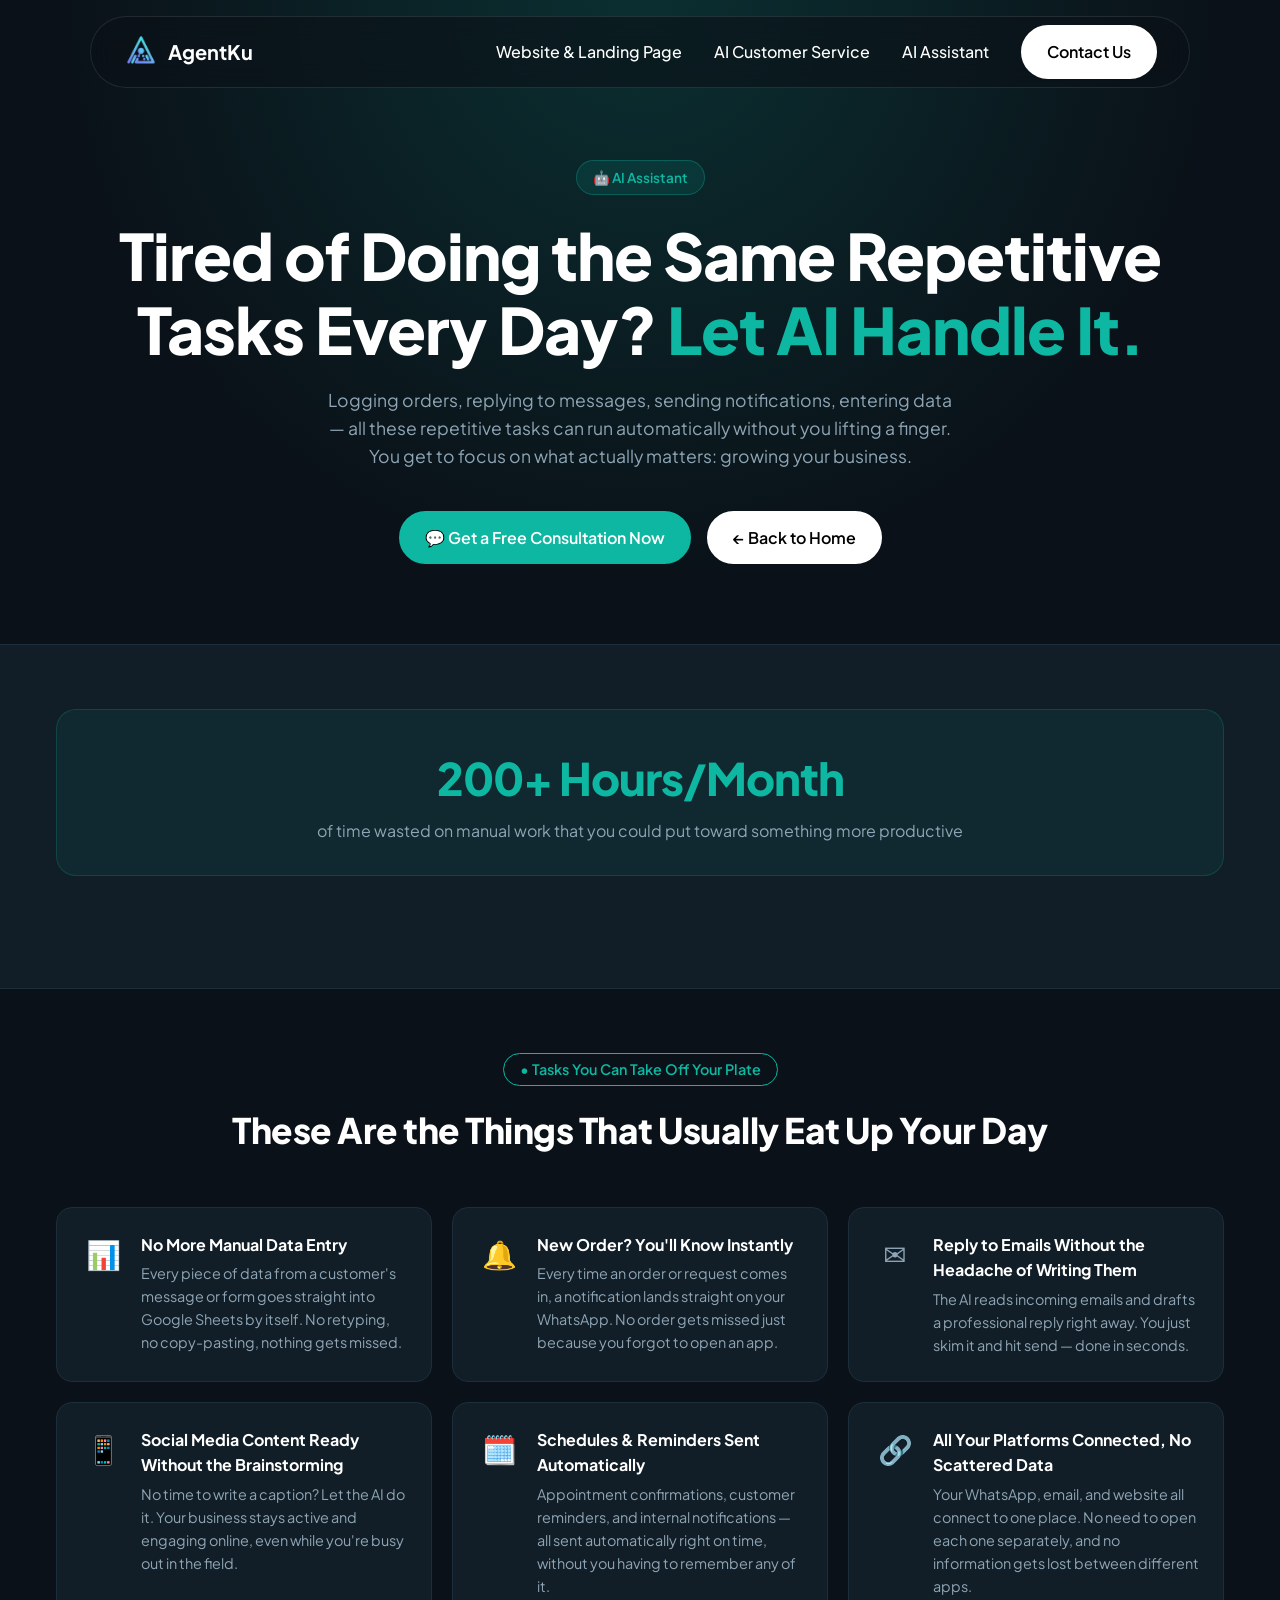
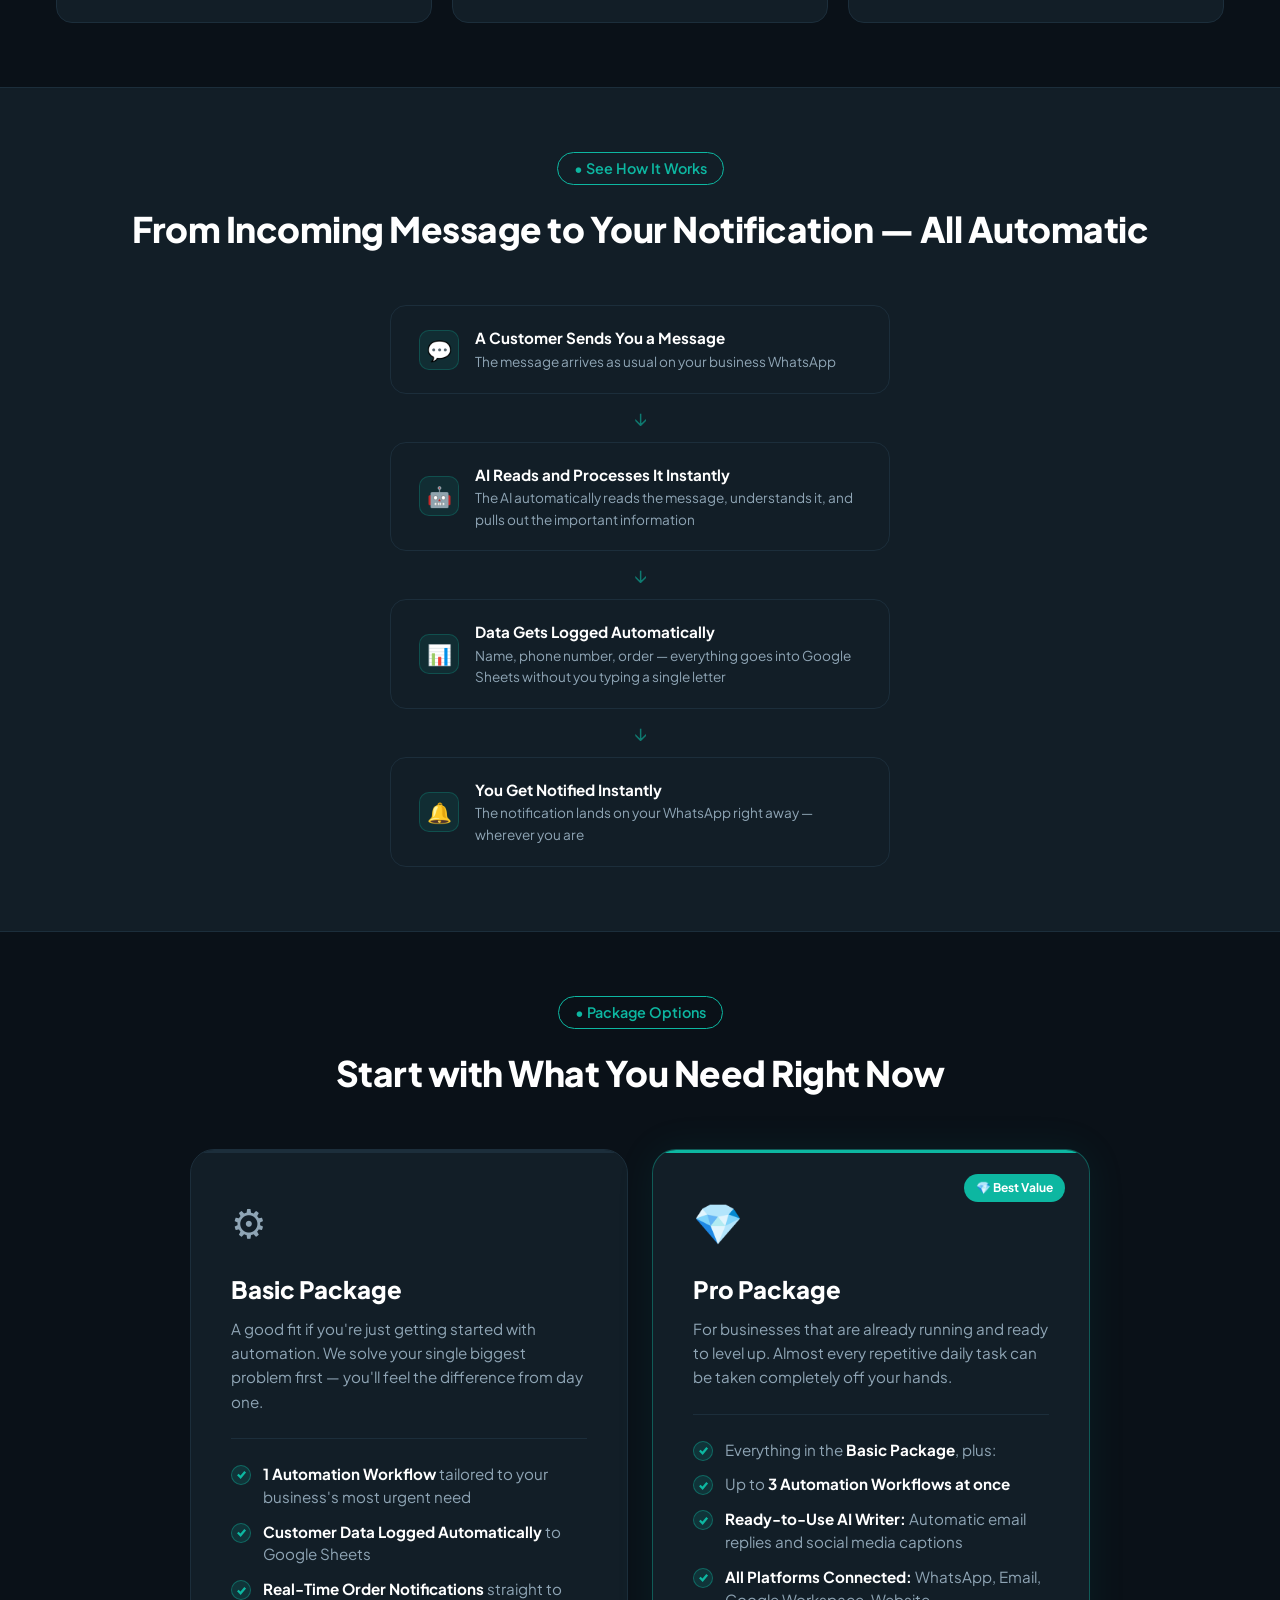
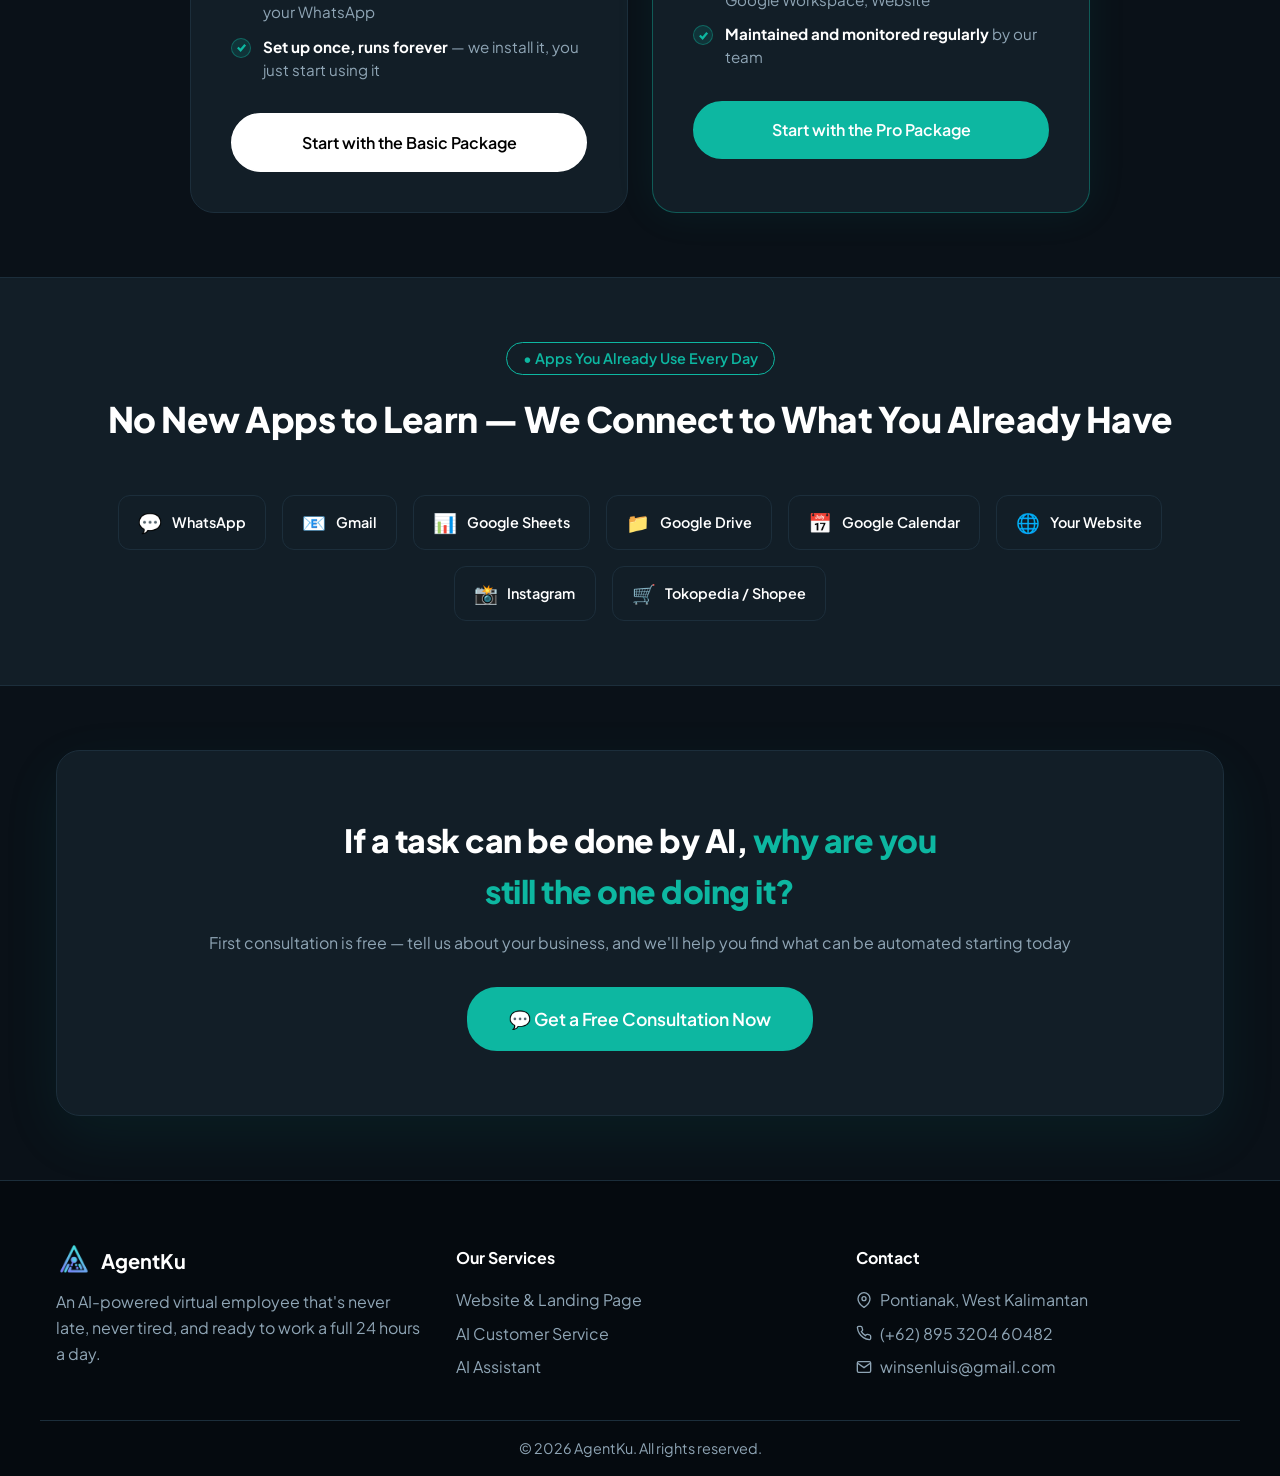
<file: ai-assistant/index.html>
<!DOCTYPE html>
<html lang="en">
<head>
    <meta charset="UTF-8">
    <meta name="viewport" content="width=device-width, initial-scale=1.0">
    <title>AI Assistant Service - AgentKu</title>
    <link rel="icon" type="image/png" href="../logo1.png">
    <link href="https://fonts.googleapis.com/css2?family=Plus+Jakarta+Sans:wght@400;500;600;700;800&display=swap" rel="stylesheet">
    <link rel="stylesheet" href="ai_assistant.css">
</head>
<body>

    <header class="header">
        <div class="container header__inner">
            <a href="/" class="header__logo">
                <img src="../logo1.png" alt="AgentKu Logo" width="35" height="35" style="object-fit: contain; vertical-align: middle; transform: translateY(-2px);"> AgentKu
            </a>
            <input type="checkbox" id="menu-toggle" class="header__menu-toggle">
            <label for="menu-toggle" class="header__hamburger">
                <span></span><span></span><span></span>
            </label>
            <nav class="nav">
                <ul class="nav__list">
                    <li><a href="/landingpage/" class="nav__link">Website & Landing Page</a></li>
                    <li><a href="/ai-chatbot/" class="nav__link">AI Customer Service</a></li>
                    <li><a href="/ai-assistant/" class="nav__link">AI Assistant</a></li>
                </ul>
                <a href="https://wa.me/62895320460482" class="btn btn--primary">Contact Us</a>
            </nav>
        </div>
    </header>

    <main>
        <section class="hero">
            <div class="container">
                <div class="reveal">
                    <div class="hero__badge">🤖 AI Assistant</div>
                    <h1 class="hero__title">Tired of Doing the Same Repetitive Tasks Every Day? <span>Let AI Handle It.</span></h1>
                    <p class="hero__desc">Logging orders, replying to messages, sending notifications, entering data — all these repetitive tasks can run automatically without you lifting a finger. You get to focus on what actually matters: growing your business.</p>
                    <div class="hero__actions">
                        <a href="https://wa.me/62895320460482?text=Hi%20AgentKu%20Admin,%20I'm%20interested%20in%20automating%20my%20business%20with%20the%20AI%20Assistant.%20Could%20we%20set%20up%20a%20consultation?" class="btn btn--teal" target="_blank">💬 Get a Free Consultation Now</a>
                        <a href="/" class="btn btn--primary">← Back to Home</a>
                    </div>
                </div>
            </div>
        </section>

        <section class="section-padding" style="background: var(--bg-card); border-top: var(--border-card); border-bottom: var(--border-card);">
            <div class="container">
                <div class="time-banner reveal">
                    <h3>200+ Hours/Month</h3>
                    <p>of time wasted on manual work that you could put toward something more productive</p>
                </div>
            </div>
        </section>

        <section class="section-padding">
            <div class="container">
                <div class="section-header reveal">
                    <span class="section-header__subtitle">• Tasks You Can Take Off Your Plate</span>
                    <h2 class="section-header__title">These Are the Things That Usually Eat Up Your Day</h2>
                </div>
                <div class="usecases__grid">
                    <div class="usecase-card reveal" style="transition-delay:0s"><div class="usecase-icon">📊</div><div class="usecase-content"><h4>No More Manual Data Entry</h4><p>Every piece of data from a customer's message or form goes straight into Google Sheets by itself. No retyping, no copy-pasting, nothing gets missed.</p></div></div>
                    <div class="usecase-card reveal" style="transition-delay:0.08s"><div class="usecase-icon">🔔</div><div class="usecase-content"><h4>New Order? You'll Know Instantly</h4><p>Every time an order or request comes in, a notification lands straight on your WhatsApp. No order gets missed just because you forgot to open an app.</p></div></div>
                    <div class="usecase-card reveal" style="transition-delay:0.16s"><div class="usecase-icon">✉️</div><div class="usecase-content"><h4>Reply to Emails Without the Headache of Writing Them</h4><p>The AI reads incoming emails and drafts a professional reply right away. You just skim it and hit send — done in seconds.</p></div></div>
                    <div class="usecase-card reveal" style="transition-delay:0.24s"><div class="usecase-icon">📱</div><div class="usecase-content"><h4>Social Media Content Ready Without the Brainstorming</h4><p>No time to write a caption? Let the AI do it. Your business stays active and engaging online, even while you're busy out in the field.</p></div></div>
                    <div class="usecase-card reveal" style="transition-delay:0.32s"><div class="usecase-icon">🗓️</div><div class="usecase-content"><h4>Schedules & Reminders Sent Automatically</h4><p>Appointment confirmations, customer reminders, and internal notifications — all sent automatically right on time, without you having to remember any of it.</p></div></div>
                    <div class="usecase-card reveal" style="transition-delay:0.4s"><div class="usecase-icon">🔗</div><div class="usecase-content"><h4>All Your Platforms Connected, No Scattered Data</h4><p>Your WhatsApp, email, and website all connect to one place. No need to open each one separately, and no information gets lost between different apps.</p></div></div>
                </div>
            </div>
        </section>

        <section class="section-padding" style="background: var(--bg-card); border-top: var(--border-card); border-bottom: var(--border-card);">
            <div class="container">
                <div class="section-header reveal">
                    <span class="section-header__subtitle">• See How It Works</span>
                    <h2 class="section-header__title">From Incoming Message to Your Notification — All Automatic</h2>
                </div>
                <div class="workflow reveal">
                    <div class="workflow-step"><div class="workflow-step__icon">💬</div><div class="workflow-step__text"><h4>A Customer Sends You a Message</h4><p>The message arrives as usual on your business WhatsApp</p></div></div>
                    <div class="workflow-arrow">↓</div>
                    <div class="workflow-step"><div class="workflow-step__icon">🤖</div><div class="workflow-step__text"><h4>AI Reads and Processes It Instantly</h4><p>The AI automatically reads the message, understands it, and pulls out the important information</p></div></div>
                    <div class="workflow-arrow">↓</div>
                    <div class="workflow-step"><div class="workflow-step__icon">📊</div><div class="workflow-step__text"><h4>Data Gets Logged Automatically</h4><p>Name, phone number, order — everything goes into Google Sheets without you typing a single letter</p></div></div>
                    <div class="workflow-arrow">↓</div>
                    <div class="workflow-step"><div class="workflow-step__icon">🔔</div><div class="workflow-step__text"><h4>You Get Notified Instantly</h4><p>The notification lands on your WhatsApp right away — wherever you are</p></div></div>
                </div>
            </div>
        </section>

        <section class="section-padding">
            <div class="container">
                <div class="section-header reveal">
                    <span class="section-header__subtitle">• Package Options</span>
                    <h2 class="section-header__title">Start with What You Need Right Now</h2>
                </div>
                <div class="packages__grid">
                    <div class="package-card reveal" style="transition-delay:0s">
                        <div class="package-icon">⚙️</div>
                        <h3 class="package-name">Basic Package</h3>
                        <p class="package-desc">A good fit if you're just getting started with automation. We solve your single biggest problem first — you'll feel the difference from day one.</p>
                        <ul class="feature-list">
                            <li class="feature-item"><div class="feature-item__check"><svg viewBox="0 0 12 12" fill="none"><polyline points="2,6 5,9 10,3"></polyline></svg></div><span><strong>1 Automation Workflow</strong> tailored to your business's most urgent need</span></li>
                            <li class="feature-item"><div class="feature-item__check"><svg viewBox="0 0 12 12" fill="none"><polyline points="2,6 5,9 10,3"></polyline></svg></div><span><strong>Customer Data Logged Automatically</strong> to Google Sheets</span></li>
                            <li class="feature-item"><div class="feature-item__check"><svg viewBox="0 0 12 12" fill="none"><polyline points="2,6 5,9 10,3"></polyline></svg></div><span><strong>Real-Time Order Notifications</strong> straight to your WhatsApp</span></li>
                            <li class="feature-item"><div class="feature-item__check"><svg viewBox="0 0 12 12" fill="none"><polyline points="2,6 5,9 10,3"></polyline></svg></div><span><strong>Set up once, runs forever</strong> — we install it, you just start using it</span></li>
                        </ul>
                        <a href="https://wa.me/62895320460482?text=Hi%20AgentKu%20Admin,%20I'm%20interested%20in%20automating%20my%20business%20with%20the%20AI%20Assistant.%20Could%20we%20set%20up%20a%20consultation?" class="btn btn--primary package-cta" target="_blank">Start with the Basic Package</a>
                    </div>
                    <div class="package-card featured reveal" style="transition-delay:0.15s">
                        <div class="package-badge">💎 Best Value</div>
                        <div class="package-icon">💎</div>
                        <h3 class="package-name">Pro Package</h3>
                        <p class="package-desc">For businesses that are already running and ready to level up. Almost every repetitive daily task can be taken completely off your hands.</p>
                        <ul class="feature-list">
                            <li class="feature-item"><div class="feature-item__check"><svg viewBox="0 0 12 12" fill="none"><polyline points="2,6 5,9 10,3"></polyline></svg></div><span>Everything in the <strong>Basic Package</strong>, plus:</span></li>
                            <li class="feature-item"><div class="feature-item__check"><svg viewBox="0 0 12 12" fill="none"><polyline points="2,6 5,9 10,3"></polyline></svg></div><span>Up to <strong>3 Automation Workflows at once</strong></span></li>
                            <li class="feature-item"><div class="feature-item__check"><svg viewBox="0 0 12 12" fill="none"><polyline points="2,6 5,9 10,3"></polyline></svg></div><span><strong>Ready-to-Use AI Writer:</strong> Automatic email replies and social media captions</span></li>
                            <li class="feature-item"><div class="feature-item__check"><svg viewBox="0 0 12 12" fill="none"><polyline points="2,6 5,9 10,3"></polyline></svg></div><span><strong>All Platforms Connected:</strong> WhatsApp, Email, Google Workspace, Website</span></li>
                            <li class="feature-item"><div class="feature-item__check"><svg viewBox="0 0 12 12" fill="none"><polyline points="2,6 5,9 10,3"></polyline></svg></div><span><strong>Maintained and monitored regularly</strong> by our team</span></li>
                        </ul>
                        <a href="https://wa.me/62895320460482?text=Hi%20AgentKu%20Admin,%20I'm%20interested%20in%20automating%20my%20business%20with%20the%20AI%20Assistant.%20Could%20we%20set%20up%20a%20consultation?" class="btn btn--teal package-cta" target="_blank">Start with the Pro Package</a>
                    </div>
                </div>
            </div>
        </section>

        <section class="section-padding" style="background: var(--bg-card); border-top: var(--border-card); border-bottom: var(--border-card);">
            <div class="container">
                <div class="section-header reveal">
                    <span class="section-header__subtitle">• Apps You Already Use Every Day</span>
                    <h2 class="section-header__title">No New Apps to Learn — We Connect to What You Already Have</h2>
                </div>
                <div class="integrations__grid reveal">
                    <div class="integration-badge"><span>💬</span> WhatsApp</div>
                    <div class="integration-badge"><span>📧</span> Gmail</div>
                    <div class="integration-badge"><span>📊</span> Google Sheets</div>
                    <div class="integration-badge"><span>📁</span> Google Drive</div>
                    <div class="integration-badge"><span>📅</span> Google Calendar</div>
                    <div class="integration-badge"><span>🌐</span> Your Website</div>
                    <div class="integration-badge"><span>📸</span> Instagram</div>
                    <div class="integration-badge"><span>🛒</span> Tokopedia / Shopee</div>
                </div>
            </div>
        </section>

        <section class="cta-section section-padding">
            <div class="container">
                <div class="cta__inner reveal">
                    <h2 class="cta__title">If a task can be done by AI, <span class="text-highlight">why are you still the one doing it?</span></h2>
                    <p class="cta__subtitle">First consultation is free — tell us about your business, and we'll help you find what can be automated starting today</p>
                    <a href="https://wa.me/62895320460482?text=Hi%20AgentKu%20Admin,%20I'm%20interested%20in%20automating%20my%20business%20with%20the%20AI%20Assistant.%20Could%20we%20set%20up%20a%20consultation?" class="btn btn--teal" target="_blank" style="font-size: 1.1rem; padding: 1rem 2.5rem;">💬 Get a Free Consultation Now</a>
                </div>
            </div>
        </section>
    </main>

    <footer class="footer">
        <div class="container footer__inner">
            <div class="reveal">
                <div class="footer__logo">
                    <a href="/" class="header__logo">
                        <img src="../logo1.png" alt="AgentKu Logo" width="35" height="35" style="object-fit: contain; vertical-align: middle; transform: translateY(-2px);"> AgentKu
                    </a>
                </div>
                <p>An AI-powered virtual employee that's never late, never tired, and ready to work a full 24 hours a day.</p>
            </div>
            <div class="footer__links reveal" style="transition-delay:0.1s">
                <h4>Our Services</h4>
                <ul>
                    <li><a href="/landingpage/">Website & Landing Page</a></li>
                    <li><a href="/ai-chatbot/">AI Customer Service</a></li>
                    <li><a href="/ai-assistant/">AI Assistant</a></li>
                </ul>
            </div>
            <div class="footer__contact reveal" style="transition-delay:0.2s">
                <h4>Contact</h4>
                <p><svg width="16" height="16" viewBox="0 0 24 24" fill="none" stroke="currentColor" stroke-width="2"><path d="M21 10c0 7-9 13-9 13s-9-6-9-13a9 9 0 0 1 18 0z"></path><circle cx="12" cy="10" r="3"></circle></svg> Pontianak, West Kalimantan</p>
                <p><svg width="16" height="16" viewBox="0 0 24 24" fill="none" stroke="currentColor" stroke-width="2"><path d="M22 16.92v3a2 2 0 0 1-2.18 2 19.79 19.79 0 0 1-8.63-3.07 19.5 19.5 0 0 1-6-6 19.79 19.79 0 0 1-3.07-8.67A2 2 0 0 1 4.11 2h3a2 2 0 0 1 2 1.72 12.84 12.84 0 0 0 .7 2.81 2 2 0 0 1-.45 2.11L8.09 9.91a16 16 0 0 0 6 6l1.27-1.27a2 2 0 0 1 2.11-.45 12.84 12.84 0 0 0 2.81.7A2 2 0 0 1 22 16.92z"></path></svg> (+62) 895 3204 60482</p>
                <p><svg width="16" height="16" viewBox="0 0 24 24" fill="none" stroke="currentColor" stroke-width="2"><path d="M4 4h16c1.1 0 2 .9 2 2v12c0 1.1-.9 2-2 2H4c-1.1 0-2-.9-2-2V6c0-1.1.9-2 2-2z"></path><polyline points="22,6 12,13 2,6"></polyline></svg> winsenluis@gmail.com</p>
            </div>
        </div>
        <div class="footer__bottom container"><p>&copy; 2026 AgentKu. All rights reserved.</p></div>
    </footer>

    <script>
        const reveals = document.querySelectorAll('.reveal');
        const observer = new IntersectionObserver((entries) => {
            entries.forEach(entry => {
                if (entry.isIntersecting) { entry.target.classList.add('visible'); observer.unobserve(entry.target); }
            });
        }, { threshold: 0.1 });
        reveals.forEach(el => observer.observe(el));
    </script>
</body>
</html>
</file>
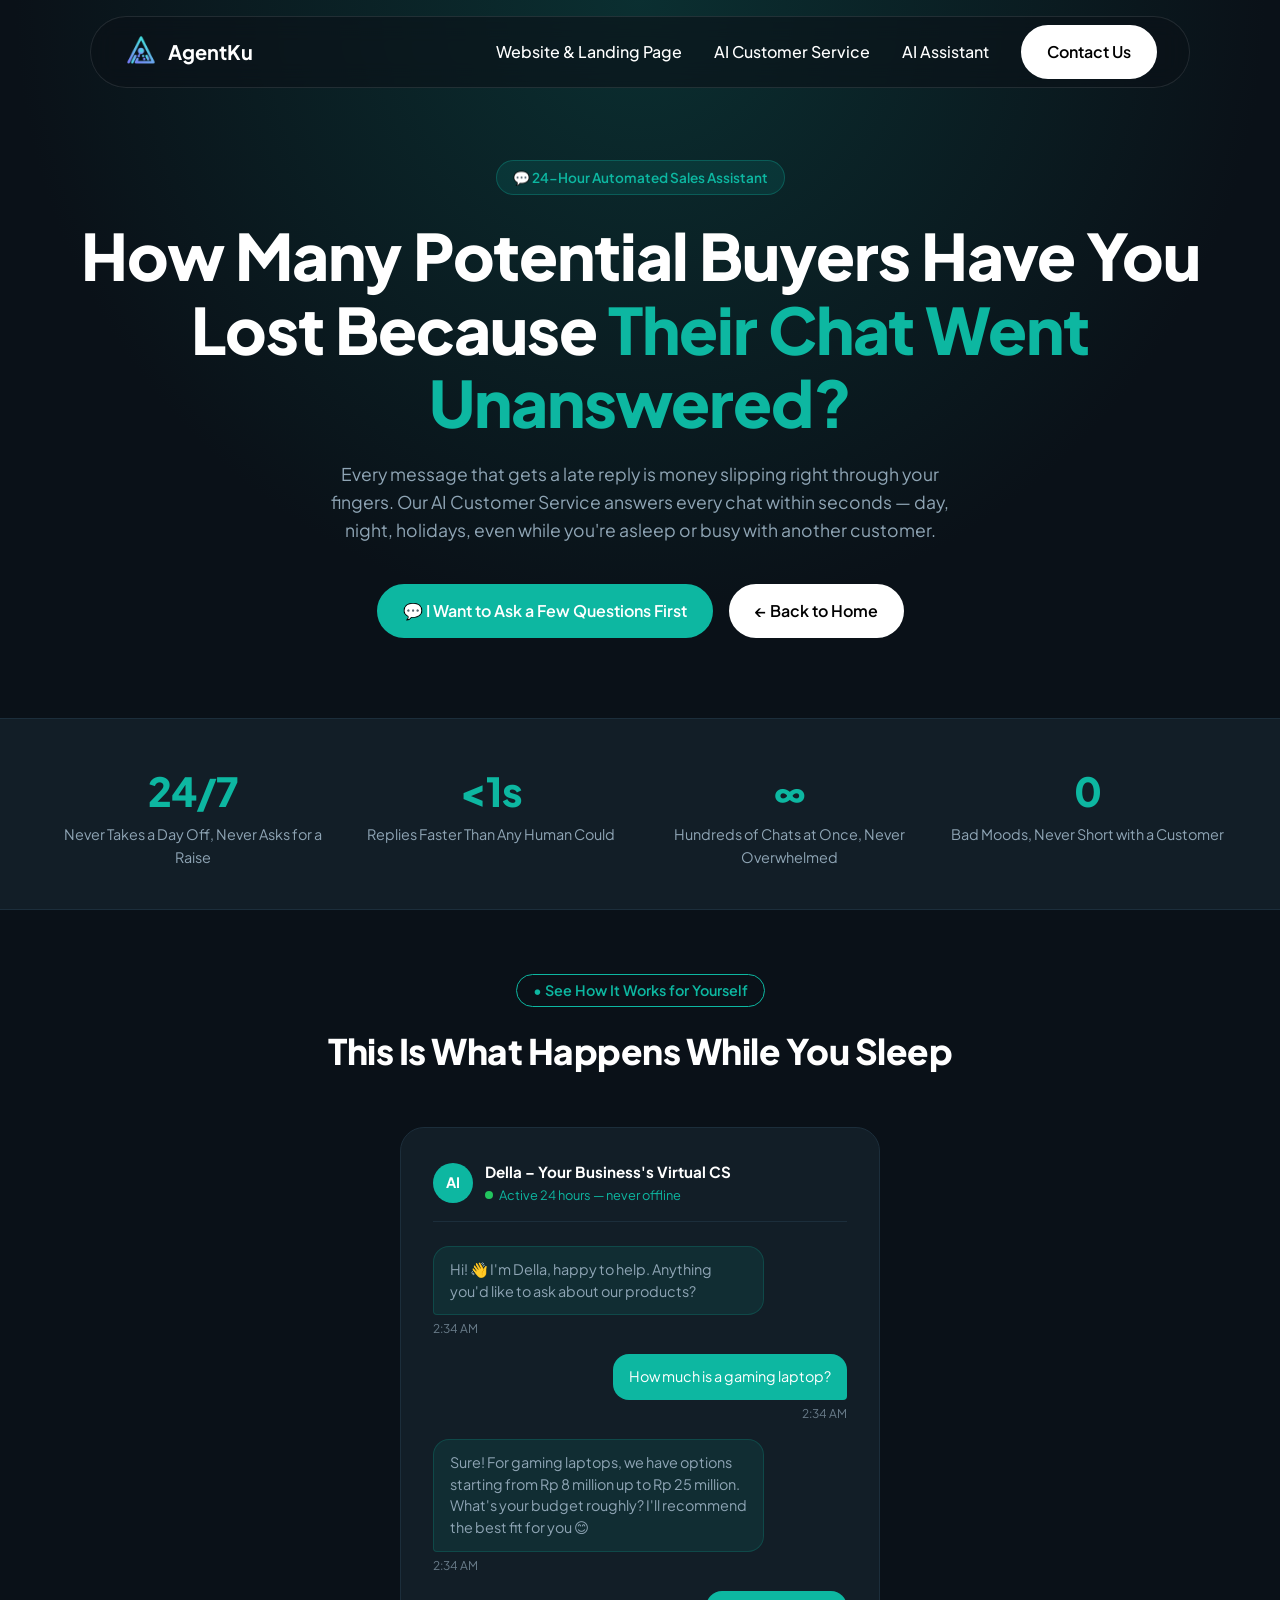
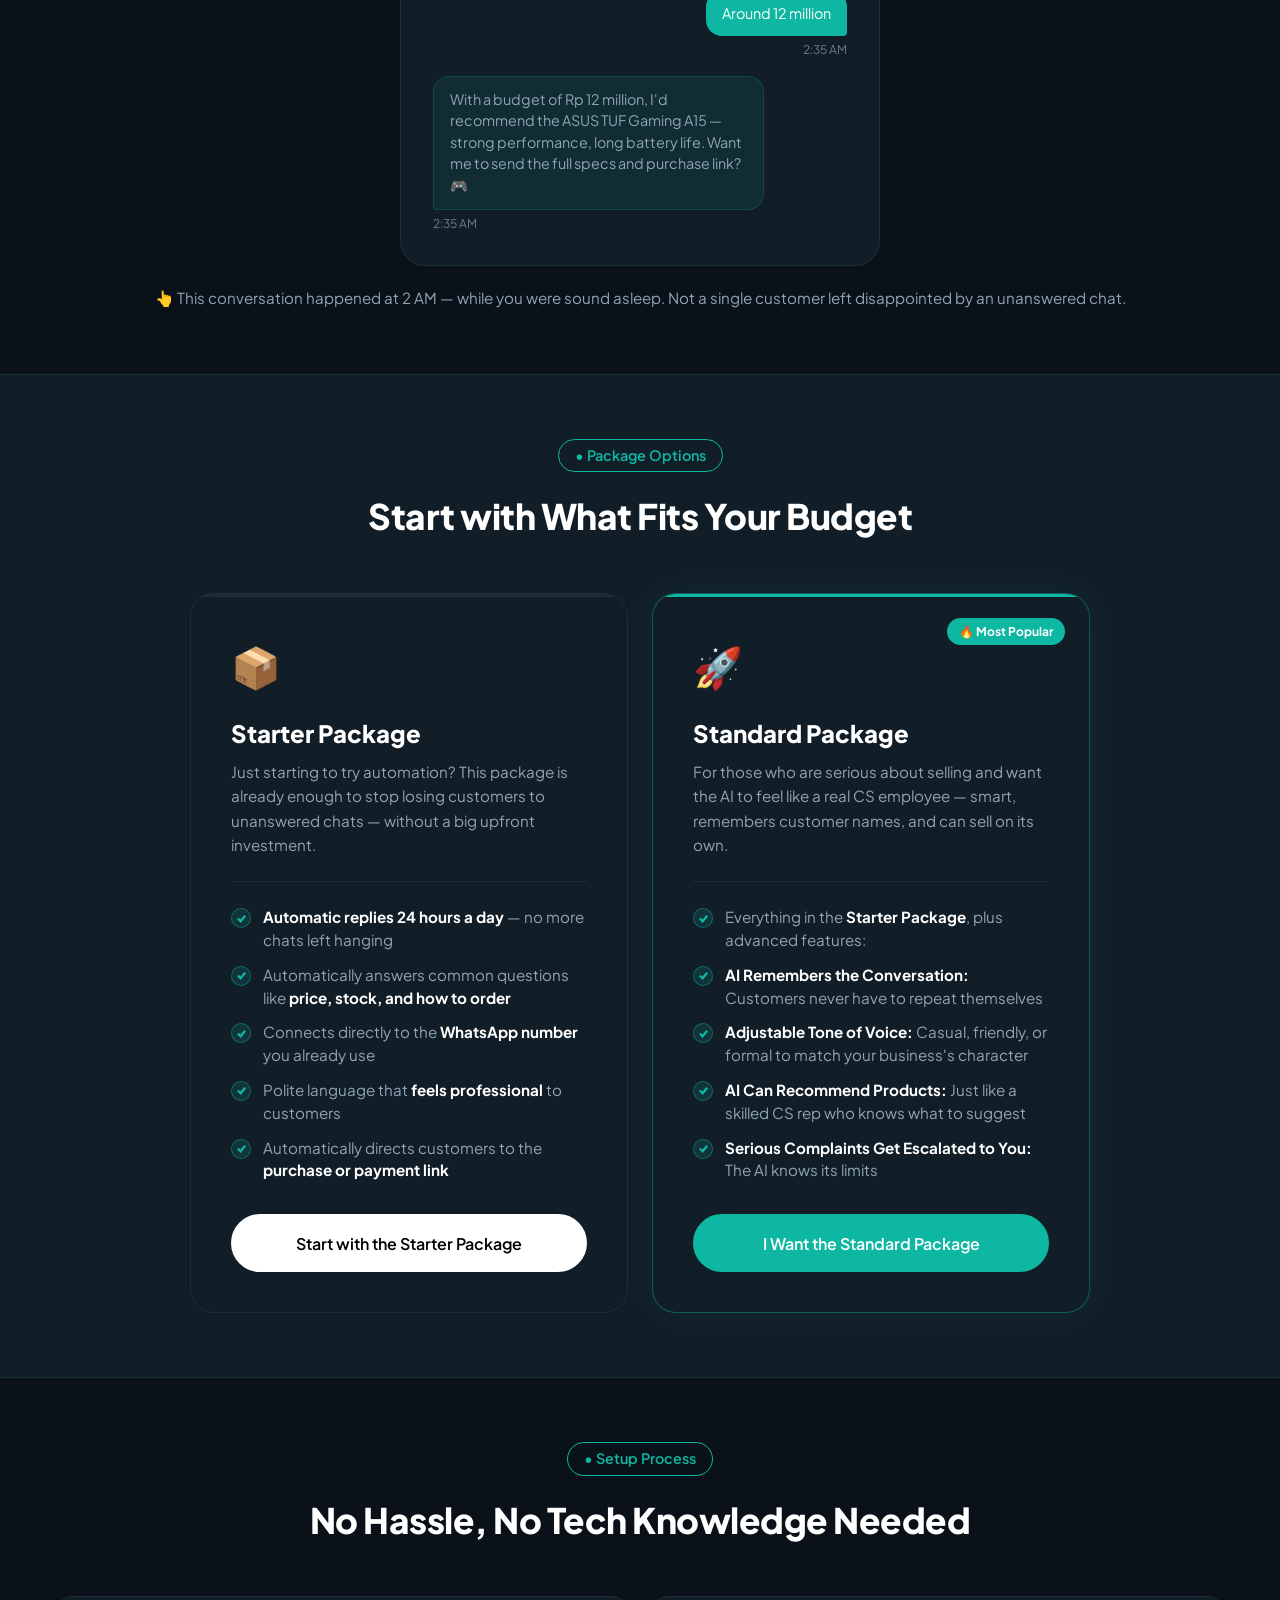
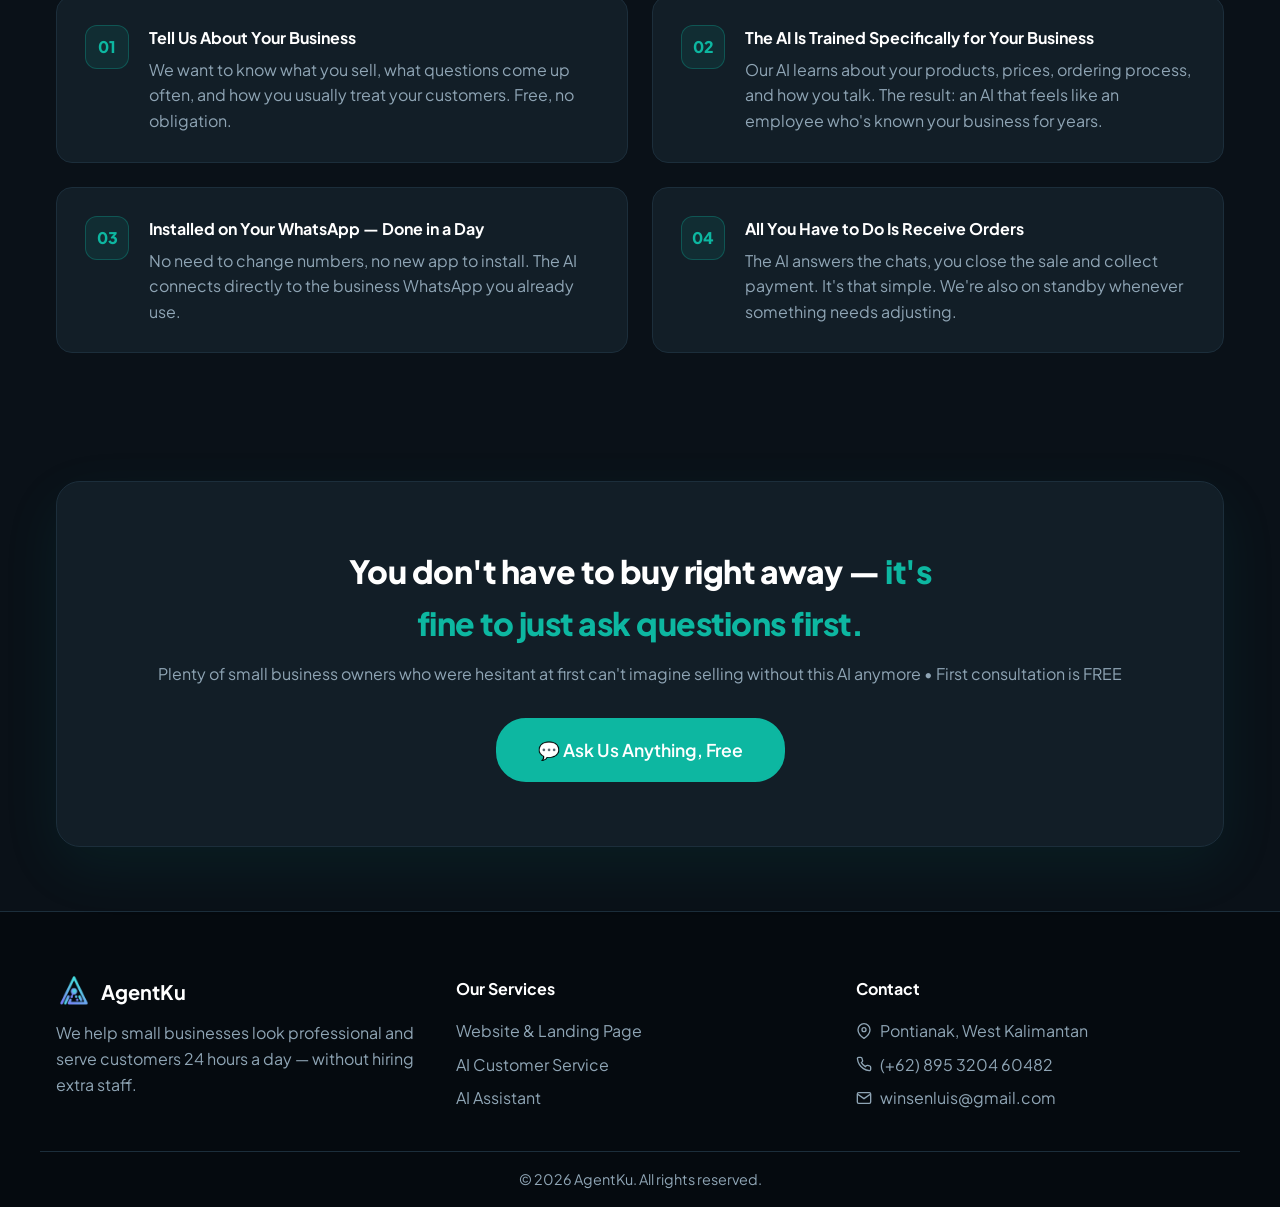
<file: ai-chatbot/index.html>
<!DOCTYPE html>
<html lang="en">
<head>
    <meta charset="UTF-8">
    <meta name="viewport" content="width=device-width, initial-scale=1.0">
    <title>AI Customer Service for Small Businesses - AgentKu</title>
    <link rel="icon" type="image/png" href="../logo1.png">
    <link href="https://fonts.googleapis.com/css2?family=Plus+Jakarta+Sans:wght@400;500;600;700;800&display=swap" rel="stylesheet">
    <link rel="stylesheet" href="ai_chatbot.css">
</head>
<body>

    <header class="header">
        <div class="container header__inner">
            <a href="/" class="header__logo">
                <img src="../logo1.png" alt="AgentKu Logo" width="35" height="35" style="object-fit: contain; vertical-align: middle; transform: translateY(-2px);"> AgentKu
            </a>
            <input type="checkbox" id="menu-toggle" class="header__menu-toggle">
            <label for="menu-toggle" class="header__hamburger">
                <span></span><span></span><span></span>
            </label>
            <nav class="nav">
                <ul class="nav__list">
                    <li><a href="/landingpage/" class="nav__link">Website & Landing Page</a></li>
                    <li><a href="/ai-chatbot/" class="nav__link">AI Customer Service</a></li>
                    <li><a href="/ai-assistant/" class="nav__link">AI Assistant</a></li>
                </ul>
                <a href="https://wa.me/62895320460482" class="btn btn--primary">Contact Us</a>
            </nav>
        </div>
    </header>

    <main>
        <section class="hero">
            <div class="container">
                <div class="reveal">
                    <div class="hero__badge">💬 24-Hour Automated Sales Assistant</div>
                    <h1 class="hero__title">How Many Potential Buyers Have You Lost Because <span>Their Chat Went Unanswered?</span></h1>
                    <p class="hero__desc">Every message that gets a late reply is money slipping right through your fingers. Our AI Customer Service answers every chat within seconds — day, night, holidays, even while you're asleep or busy with another customer.</p>
                    <div class="hero__actions">
                        <a href="https://wa.me/62895320460482?text=Hi%20AgentKu%20Admin,%20I'm%20interested%20in%20the%20AI%20Customer%20Service.%20Could%20you%20send%20me%20the%20package%20info?" class="btn btn--teal" target="_blank">💬 I Want to Ask a Few Questions First</a>
                        <a href="/" class="btn btn--primary">← Back to Home</a>
                    </div>
                </div>
            </div>
        </section>

        <section class="stats-strip">
            <div class="container">
                <div class="stats-strip__inner reveal">
                    <div class="stat-item"><h3>24/7</h3><p>Never Takes a Day Off, Never Asks for a Raise</p></div>
                    <div class="stat-item"><h3>&lt;1s</h3><p>Replies Faster Than Any Human Could</p></div>
                    <div class="stat-item"><h3>∞</h3><p>Hundreds of Chats at Once, Never Overwhelmed</p></div>
                    <div class="stat-item"><h3>0</h3><p>Bad Moods, Never Short with a Customer</p></div>
                </div>
            </div>
        </section>

        <section class="section-padding">
            <div class="container">
                <div class="section-header reveal">
                    <span class="section-header__subtitle">• See How It Works for Yourself</span>
                    <h2 class="section-header__title">This Is What Happens While You Sleep</h2>
                </div>
                <div class="chat-demo reveal">
                    <div class="chat-header">
                        <div class="chat-avatar">AI</div>
                        <div class="chat-info">
                            <h4>Della – Your Business's Virtual CS</h4>
                            <div class="chat-online"><div class="chat-online-dot"></div><p>Active 24 hours — never offline</p></div>
                        </div>
                    </div>
                    <div class="chat-messages">
                        <div class="msg msg--bot"><div class="msg__bubble">Hi! 👋 I'm Della, happy to help. Anything you'd like to ask about our products?</div><div class="msg__time">2:34 AM</div></div>
                        <div class="msg msg--user"><div class="msg__bubble">How much is a gaming laptop?</div><div class="msg__time">2:34 AM</div></div>
                        <div class="msg msg--bot"><div class="msg__bubble">Sure! For gaming laptops, we have options starting from Rp 8 million up to Rp 25 million. What's your budget roughly? I'll recommend the best fit for you 😊</div><div class="msg__time">2:34 AM</div></div>
                        <div class="msg msg--user"><div class="msg__bubble">Around 12 million</div><div class="msg__time">2:35 AM</div></div>
                        <div class="msg msg--bot"><div class="msg__bubble">With a budget of Rp 12 million, I'd recommend the ASUS TUF Gaming A15 — strong performance, long battery life. Want me to send the full specs and purchase link? 🎮</div><div class="msg__time">2:35 AM</div></div>
                    </div>
                </div>
                <p style="text-align:center; margin-top: 1.25rem; font-size: 0.95rem; color: var(--text-main);">👆 This conversation happened at 2 AM — while you were sound asleep. Not a single customer left disappointed by an unanswered chat.</p>
            </div>
        </section>

        <section class="section-padding" style="background: var(--bg-card); border-top: var(--border-card); border-bottom: var(--border-card);">
            <div class="container">
                <div class="section-header reveal">
                    <span class="section-header__subtitle">• Package Options</span>
                    <h2 class="section-header__title">Start with What Fits Your Budget</h2>
                </div>
                <div class="packages__grid">
                    <div class="package-card reveal" style="transition-delay:0s">
                        <div class="package-icon">📦</div>
                        <h3 class="package-name">Starter Package</h3>
                        <p class="package-desc">Just starting to try automation? This package is already enough to stop losing customers to unanswered chats — without a big upfront investment.</p>
                        <ul class="feature-list">
                            <li class="feature-item"><div class="feature-item__check"><svg viewBox="0 0 12 12" fill="none"><polyline points="2,6 5,9 10,3"></polyline></svg></div><span><strong>Automatic replies 24 hours a day</strong> — no more chats left hanging</span></li>
                            <li class="feature-item"><div class="feature-item__check"><svg viewBox="0 0 12 12" fill="none"><polyline points="2,6 5,9 10,3"></polyline></svg></div><span>Automatically answers common questions like <strong>price, stock, and how to order</strong></span></li>
                            <li class="feature-item"><div class="feature-item__check"><svg viewBox="0 0 12 12" fill="none"><polyline points="2,6 5,9 10,3"></polyline></svg></div><span>Connects directly to the <strong>WhatsApp number</strong> you already use</span></li>
                            <li class="feature-item"><div class="feature-item__check"><svg viewBox="0 0 12 12" fill="none"><polyline points="2,6 5,9 10,3"></polyline></svg></div><span>Polite language that <strong>feels professional</strong> to customers</span></li>
                            <li class="feature-item"><div class="feature-item__check"><svg viewBox="0 0 12 12" fill="none"><polyline points="2,6 5,9 10,3"></polyline></svg></div><span>Automatically directs customers to the <strong>purchase or payment link</strong></span></li>
                        </ul>
                        <a href="https://wa.me/62895320460482?text=Hi%20AgentKu%20Admin,%20I'm%20interested%20in%20the%20AI%20Customer%20Service.%20Could%20you%20send%20me%20the%20package%20info?" class="btn btn--primary package-cta" target="_blank">Start with the Starter Package</a>
                    </div>
                    <div class="package-card featured reveal" style="transition-delay:0.15s">
                        <div class="package-badge">🔥 Most Popular</div>
                        <div class="package-icon">🚀</div>
                        <h3 class="package-name">Standard Package</h3>
                        <p class="package-desc">For those who are serious about selling and want the AI to feel like a real CS employee — smart, remembers customer names, and can sell on its own.</p>
                        <ul class="feature-list">
                            <li class="feature-item"><div class="feature-item__check"><svg viewBox="0 0 12 12" fill="none"><polyline points="2,6 5,9 10,3"></polyline></svg></div><span>Everything in the <strong>Starter Package</strong>, plus advanced features:</span></li>
                            <li class="feature-item"><div class="feature-item__check"><svg viewBox="0 0 12 12" fill="none"><polyline points="2,6 5,9 10,3"></polyline></svg></div><span><strong>AI Remembers the Conversation:</strong> Customers never have to repeat themselves</span></li>
                            <li class="feature-item"><div class="feature-item__check"><svg viewBox="0 0 12 12" fill="none"><polyline points="2,6 5,9 10,3"></polyline></svg></div><span><strong>Adjustable Tone of Voice:</strong> Casual, friendly, or formal to match your business's character</span></li>
                            <li class="feature-item"><div class="feature-item__check"><svg viewBox="0 0 12 12" fill="none"><polyline points="2,6 5,9 10,3"></polyline></svg></div><span><strong>AI Can Recommend Products:</strong> Just like a skilled CS rep who knows what to suggest</span></li>
                            <li class="feature-item"><div class="feature-item__check"><svg viewBox="0 0 12 12" fill="none"><polyline points="2,6 5,9 10,3"></polyline></svg></div><span><strong>Serious Complaints Get Escalated to You:</strong> The AI knows its limits</span></li>
                        </ul>
                        <a href="https://wa.me/62895320460482?text=Hi%20AgentKu%20Admin,%20I'm%20interested%20in%20the%20AI%20Customer%20Service.%20Could%20you%20send%20me%20the%20package%20info?" class="btn btn--teal package-cta" target="_blank">I Want the Standard Package</a>
                    </div>
                </div>
            </div>
        </section>

        <section class="section-padding">
            <div class="container">
                <div class="section-header reveal">
                    <span class="section-header__subtitle">• Setup Process</span>
                    <h2 class="section-header__title">No Hassle, No Tech Knowledge Needed</h2>
                </div>
                <div class="how-grid">
                    <div class="how-card reveal" style="transition-delay:0s"><div class="how-num">01</div><div class="how-content"><h4>Tell Us About Your Business</h4><p>We want to know what you sell, what questions come up often, and how you usually treat your customers. Free, no obligation.</p></div></div>
                    <div class="how-card reveal" style="transition-delay:0.1s"><div class="how-num">02</div><div class="how-content"><h4>The AI Is Trained Specifically for Your Business</h4><p>Our AI learns about your products, prices, ordering process, and how you talk. The result: an AI that feels like an employee who's known your business for years.</p></div></div>
                    <div class="how-card reveal" style="transition-delay:0.2s"><div class="how-num">03</div><div class="how-content"><h4>Installed on Your WhatsApp — Done in a Day</h4><p>No need to change numbers, no new app to install. The AI connects directly to the business WhatsApp you already use.</p></div></div>
                    <div class="how-card reveal" style="transition-delay:0.3s"><div class="how-num">04</div><div class="how-content"><h4>All You Have to Do Is Receive Orders</h4><p>The AI answers the chats, you close the sale and collect payment. It's that simple. We're also on standby whenever something needs adjusting.</p></div></div>
                </div>
            </div>
        </section>

        <section class="cta-section section-padding">
            <div class="container">
                <div class="cta__inner reveal">
                    <h2 class="cta__title">You don't have to buy right away — <span class="text-highlight">it's fine to just ask questions first.</span></h2>
                    <p class="cta__subtitle">Plenty of small business owners who were hesitant at first can't imagine selling without this AI anymore • First consultation is FREE</p>
                    <a href="https://wa.me/62895320460482?text=Hi%20AgentKu%20Admin,%20I'm%20interested%20in%20the%20AI%20Customer%20Service.%20Could%20you%20send%20me%20the%20package%20info?" class="btn btn--teal" target="_blank" style="font-size: 1.1rem; padding: 1rem 2.5rem;">💬 Ask Us Anything, Free</a>
                </div>
            </div>
        </section>
    </main>

    <footer class="footer">
        <div class="container footer__inner">
            <div class="reveal">
                <div class="footer__logo">
                    <a href="/" class="header__logo">
                        <img src="../logo1.png" alt="AgentKu Logo" width="35" height="35" style="object-fit: contain; vertical-align: middle; transform: translateY(-2px);"> AgentKu
                    </a>
                </div>
                <p>We help small businesses look professional and serve customers 24 hours a day — without hiring extra staff.</p>
            </div>
            <div class="footer__links reveal" style="transition-delay:0.1s">
                <h4>Our Services</h4>
                <ul>
                    <li><a href="/landingpage/">Website & Landing Page</a></li>
                    <li><a href="/ai-chatbot/">AI Customer Service</a></li>
                    <li><a href="/ai-assistant/">AI Assistant</a></li>
                </ul>
            </div>
            <div class="footer__contact reveal" style="transition-delay:0.2s">
                <h4>Contact</h4>
                <p><svg width="16" height="16" viewBox="0 0 24 24" fill="none" stroke="currentColor" stroke-width="2"><path d="M21 10c0 7-9 13-9 13s-9-6-9-13a9 9 0 0 1 18 0z"></path><circle cx="12" cy="10" r="3"></circle></svg> Pontianak, West Kalimantan</p>
                <p><svg width="16" height="16" viewBox="0 0 24 24" fill="none" stroke="currentColor" stroke-width="2"><path d="M22 16.92v3a2 2 0 0 1-2.18 2 19.79 19.79 0 0 1-8.63-3.07 19.5 19.5 0 0 1-6-6 19.79 19.79 0 0 1-3.07-8.67A2 2 0 0 1 4.11 2h3a2 2 0 0 1 2 1.72 12.84 12.84 0 0 0 .7 2.81 2 2 0 0 1-.45 2.11L8.09 9.91a16 16 0 0 0 6 6l1.27-1.27a2 2 0 0 1 2.11-.45 12.84 12.84 0 0 0 2.81.7A2 2 0 0 1 22 16.92z"></path></svg> (+62) 895 3204 60482</p>
                <p><svg width="16" height="16" viewBox="0 0 24 24" fill="none" stroke="currentColor" stroke-width="2"><path d="M4 4h16c1.1 0 2 .9 2 2v12c0 1.1-.9 2-2 2H4c-1.1 0-2-.9-2-2V6c0-1.1.9-2 2-2z"></path><polyline points="22,6 12,13 2,6"></polyline></svg> winsenluis@gmail.com</p>
            </div>
        </div>
        <div class="footer__bottom container"><p>&copy; 2026 AgentKu. All rights reserved.</p></div>
    </footer>

    <script>
        const reveals = document.querySelectorAll('.reveal');
        const observer = new IntersectionObserver((entries) => {
            entries.forEach(entry => {
                if (entry.isIntersecting) { entry.target.classList.add('visible'); observer.unobserve(entry.target); }
            });
        }, { threshold: 0.1 });
        reveals.forEach(el => observer.observe(el));
    </script>
</body>
</html>
</file>
<file: ai-assistant/ai_assistant.css>
:root {
            --color-primary: #0db7a1;
            --color-primary-hover: #0a9b88;
            --color-secondary: #ffffff;
            --bg-main: #0a1118;
            --bg-card: #121e27;
            --bg-header: rgba(10, 17, 24, 0.6);
            --text-main: #8fa5b5;
            --text-light: #ffffff;
            --font-family: 'Plus Jakarta Sans', system-ui, sans-serif;
            --space-sm: 0.5rem;
            --space-md: 1rem;
            --space-lg: 2rem;
            --space-xl: 4rem;
            --border-card: 1px solid #1c2e3b;
            --transition: all 0.3s cubic-bezier(0.4, 0, 0.2, 1);
            --radius: 16px;
        }

        * { margin: 0; padding: 0; box-sizing: border-box; }
        html { scroll-behavior: smooth; }
        body { font-family: var(--font-family); color: var(--text-main); background-color: var(--bg-main); line-height: 1.6; }
        img { max-width: 100%; height: auto; display: block; }
        a { text-decoration: none; color: inherit; transition: var(--transition); }
        ul { list-style: none; }
        .container { width: 100%; max-width: 1200px; margin: 0 auto; padding: 0 var(--space-md); }
        .section-padding { padding: var(--space-xl) 0; }

        /* HEADER */
        .header { position: fixed; top: 1rem; left: 50%; transform: translateX(-50%); width: 95%; max-width: 1100px; background: var(--bg-header); backdrop-filter: blur(12px); -webkit-backdrop-filter: blur(12px); border: 1px solid rgba(255,255,255,0.1); z-index: 1000; padding: 0.5rem 1rem; border-radius: 50px; }
        .header__inner { display: flex; justify-content: space-between; align-items: center; }
        .header__logo { display: flex; align-items: center; gap: 10px; font-size: 1.25rem; color: var(--text-light); font-weight: 700; }
        .nav { display: flex; align-items: center; gap: 2rem; }
        .nav__list { display: flex; gap: 2rem; }
        .nav__link { font-weight: 500; color: var(--text-light); }
        .nav__link:hover { color: var(--color-primary); }
        .btn { display: inline-block; padding: 0.75rem 1.5rem; border-radius: 30px; font-weight: 600; text-align: center; cursor: pointer; transition: var(--transition); font-family: var(--font-family); border: none; }
        .btn--primary { background-color: #fff; color: #000; border: 2px solid #fff; }
        .btn--primary:hover { background-color: #e2e8f0; border-color: #e2e8f0; }
        .btn--teal { background-color: var(--color-primary); color: #fff; border: 2px solid var(--color-primary); }
        .btn--teal:hover { background-color: var(--color-primary-hover); border-color: var(--color-primary-hover); }
        .header__menu-toggle { display: none; }
        .header__hamburger { display: none; flex-direction: column; gap: 5px; cursor: pointer; z-index: 1001; }
        .header__hamburger span { width: 25px; height: 3px; background-color: var(--text-light); transition: var(--transition); }

        /* HERO */
        .hero { padding-top: 160px; padding-bottom: 5rem; text-align: center; background: radial-gradient(circle at top center, rgba(13, 183, 161, 0.18) 0%, var(--bg-main) 65%); }
        .hero__badge { display: inline-flex; align-items: center; gap: 0.5rem; background: rgba(13,183,161,0.12); border: 1px solid rgba(13,183,161,0.3); color: var(--color-primary); border-radius: 30px; padding: 0.35rem 1rem; font-size: 0.85rem; font-weight: 600; margin-bottom: 1.5rem; }
        .hero__title { font-size: 3rem; line-height: 1.15; color: var(--text-light); margin-bottom: 1.25rem; font-weight: 800; letter-spacing: -1px; }
        .hero__title span { color: var(--color-primary); }
        .hero__desc { color: var(--text-main); font-size: 1.1rem; max-width: 640px; margin: 0 auto 2.5rem; }
        .hero__actions { display: flex; flex-direction: column; align-items: center; gap: 1rem; }

        /* SECTION HEADER */
        .section-header { text-align: center; margin-bottom: 3rem; }
        .section-header__subtitle { display: inline-block; color: var(--color-primary); font-weight: 600; border: 1px solid var(--color-primary); padding: 0.25rem 1rem; border-radius: 20px; margin-bottom: 1rem; font-size: 0.9rem; }
        .section-header__title { font-size: 2.2rem; color: var(--text-light); font-weight: 800; letter-spacing: -0.5px; }

        /* TIME SAVED BANNER */
        .time-banner { background: rgba(13,183,161,0.07); border: 1px solid rgba(13,183,161,0.2); border-radius: 20px; padding: 2rem; text-align: center; margin-bottom: 3rem; }
        .time-banner h3 { font-size: 2.8rem; color: var(--color-primary); font-weight: 800; letter-spacing: -1px; }
        .time-banner p { font-size: 1rem; margin-top: 0.25rem; }

        /* USE CASES */
        .usecases__grid { display: grid; grid-template-columns: 1fr; gap: 1.25rem; }
        .usecase-card { background: var(--bg-card); border: var(--border-card); border-radius: var(--radius); padding: 1.5rem; display: flex; gap: 1rem; align-items: flex-start; transition: var(--transition); }
        .usecase-card:hover { border-color: var(--color-primary); transform: translateX(4px); }
        .usecase-icon { font-size: 1.75rem; flex-shrink: 0; min-width: 44px; text-align: center; }
        .usecase-content h4 { color: var(--text-light); font-weight: 700; margin-bottom: 0.3rem; }
        .usecase-content p { font-size: 0.9rem; }

        /* WORKFLOW VIZ */
        .workflow { display: flex; flex-direction: column; align-items: center; gap: 0; }
        .workflow-step { background: var(--bg-card); border: var(--border-card); border-radius: var(--radius); padding: 1.25rem 1.75rem; width: 100%; max-width: 500px; display: flex; align-items: center; gap: 1rem; position: relative; transition: var(--transition); }
        .workflow-step:hover { border-color: var(--color-primary); }
        .workflow-arrow { color: var(--color-primary); font-size: 1.25rem; padding: 0.5rem 0; opacity: 0.6; }
        .workflow-step__icon { width: 40px; height: 40px; border-radius: 10px; background: rgba(13,183,161,0.1); border: 1px solid rgba(13,183,161,0.25); display: flex; align-items: center; justify-content: center; font-size: 1.25rem; flex-shrink: 0; }
        .workflow-step__text h4 { color: var(--text-light); font-size: 0.95rem; font-weight: 700; }
        .workflow-step__text p { font-size: 0.85rem; }

        /* PACKAGES */
        .packages__grid { display: grid; grid-template-columns: 1fr; gap: 1.5rem; max-width: 900px; margin: 0 auto; }
        .package-card { background: var(--bg-card); border: var(--border-card); border-radius: 24px; padding: 2.5rem; transition: var(--transition); position: relative; overflow: hidden; }
        .package-card::before { content: ''; position: absolute; top: 0; left: 0; right: 0; height: 3px; background: #1c2e3b; transition: var(--transition); }
        .package-card:hover { transform: translateY(-5px); }
        .package-card:hover::before { background: var(--color-primary); }
        .package-card.featured { border-color: rgba(13,183,161,0.4); box-shadow: 0 0 40px rgba(13,183,161,0.08); }
        .package-card.featured::before { background: var(--color-primary); }
        .package-badge { position: absolute; top: 1.5rem; right: 1.5rem; background: var(--color-primary); color: #fff; font-size: 0.75rem; font-weight: 700; padding: 0.25rem 0.75rem; border-radius: 20px; }
        .package-icon { font-size: 2.5rem; margin-bottom: 1rem; }
        .package-name { font-size: 1.5rem; font-weight: 800; color: var(--text-light); margin-bottom: 0.5rem; }
        .package-desc { font-size: 0.95rem; margin-bottom: 1.5rem; padding-bottom: 1.5rem; border-bottom: var(--border-card); }
        .feature-list { display: flex; flex-direction: column; gap: 0.75rem; margin-bottom: 2rem; }
        .feature-item { display: flex; align-items: flex-start; gap: 0.75rem; font-size: 0.95rem; }
        .feature-item__check { min-width: 20px; height: 20px; border-radius: 50%; background: rgba(13,183,161,0.15); border: 1px solid rgba(13,183,161,0.4); display: flex; align-items: center; justify-content: center; flex-shrink: 0; margin-top: 2px; }
        .feature-item__check svg { width: 11px; height: 11px; stroke: var(--color-primary); stroke-width: 2.5; }
        .feature-item span { color: var(--text-main); line-height: 1.5; }
        .feature-item span strong { color: var(--text-light); }
        .package-cta { width: 100%; text-align: center; display: block; padding: 0.9rem; font-size: 1rem; }

        /* INTEGRATIONS */
        .integrations__grid { display: flex; flex-wrap: wrap; gap: 1rem; justify-content: center; }
        .integration-badge { display: flex; align-items: center; gap: 0.6rem; background: var(--bg-card); border: var(--border-card); border-radius: 12px; padding: 0.7rem 1.2rem; font-weight: 600; color: var(--text-light); font-size: 0.9rem; transition: var(--transition); }
        .integration-badge:hover { border-color: var(--color-primary); color: var(--color-primary); }
        .integration-badge span { font-size: 1.2rem; }

        /* CTA */
        .cta-section { background: var(--bg-main); padding-bottom: var(--space-xl); }
        .cta__inner { background: var(--bg-card); border-radius: 24px; padding: 4rem 2rem; border: var(--border-card); text-align: center; box-shadow: 0 20px 60px rgba(13,183,161,0.08); }
        .cta__title { font-size: 2rem; color: var(--text-light); font-weight: 800; max-width: 600px; margin: 0 auto 0.75rem; letter-spacing: -0.5px; }
        .cta__subtitle { margin-bottom: 2rem; font-size: 1rem; }
        .text-highlight { color: var(--color-primary); }

        /* FOOTER */
        .footer { background-color: #050a0f; color: var(--text-main); padding: var(--space-xl) 0 var(--space-md); border-top: var(--border-card); }
        .footer__inner { display: grid; grid-template-columns: 1fr; gap: var(--space-lg); margin-bottom: var(--space-lg); }
        .footer__logo { color: var(--text-light); display: flex; align-items: center; gap: 10px; font-weight: 700; font-size: 1.2rem; margin-bottom: 0.75rem; }
        .footer__links h4 { color: var(--text-light); margin-bottom: 1rem; }
        .footer__links ul { display: flex; flex-direction: column; gap: 0.5rem; }
        .footer__links a:hover { color: var(--color-primary); }
        .footer__contact h4 { color: var(--text-light); margin-bottom: 1rem; }
        .footer__contact p { display: flex; align-items: center; gap: 8px; margin-bottom: 0.5rem; }
        .footer__bottom { text-align: center; padding-top: 1rem; border-top: var(--border-card); font-size: 0.9rem; }

        /* REVEAL */
        .reveal { opacity: 0; transform: translateY(40px); transition: opacity 0.65s ease, transform 0.65s ease; }
        .reveal.visible { opacity: 1; transform: translateY(0); }

        @media (max-width: 1023px) {
            .header__hamburger { display: flex; }
            .nav { position: absolute; top: calc(100% + 10px); left: 0; width: 100%; background: var(--bg-card); border: var(--border-card); border-radius: var(--radius); padding: 1.5rem; flex-direction: column; gap: 1rem; display: none; }
            .nav__list { flex-direction: column; gap: 1rem; }
            .header__menu-toggle:checked ~ .nav { display: flex; }
        }

        @media (min-width: 768px) {
            .hero__title { font-size: 3.5rem; }
            .hero__actions { flex-direction: row; justify-content: center; }
            .usecases__grid { grid-template-columns: repeat(2, 1fr); }
            .packages__grid { grid-template-columns: repeat(2, 1fr); }
            .footer__inner { grid-template-columns: repeat(3, 1fr); }
        }

        @media (min-width: 1024px) {
            .hero__title { font-size: 4rem; }
            .usecases__grid { grid-template-columns: repeat(3, 1fr); }
        }
</file>
<file: ai-chatbot/ai_chatbot.css>
:root {
            --color-primary: #0db7a1;
            --color-primary-hover: #0a9b88;
            --color-secondary: #ffffff;
            --bg-main: #0a1118;
            --bg-card: #121e27;
            --bg-header: rgba(10, 17, 24, 0.6);
            --text-main: #8fa5b5;
            --text-light: #ffffff;
            --font-family: 'Plus Jakarta Sans', system-ui, sans-serif;
            --space-sm: 0.5rem;
            --space-md: 1rem;
            --space-lg: 2rem;
            --space-xl: 4rem;
            --border-card: 1px solid #1c2e3b;
            --transition: all 0.3s cubic-bezier(0.4, 0, 0.2, 1);
            --radius: 16px;
        }

        * { margin: 0; padding: 0; box-sizing: border-box; }
        html { scroll-behavior: smooth; }
        body { font-family: var(--font-family); color: var(--text-main); background-color: var(--bg-main); line-height: 1.6; }
        img { max-width: 100%; height: auto; display: block; }
        a { text-decoration: none; color: inherit; transition: var(--transition); }
        ul { list-style: none; }
        .container { width: 100%; max-width: 1200px; margin: 0 auto; padding: 0 var(--space-md); }
        .section-padding { padding: var(--space-xl) 0; }

        /* HEADER */
        .header { position: fixed; top: 1rem; left: 50%; transform: translateX(-50%); width: 95%; max-width: 1100px; background: var(--bg-header); backdrop-filter: blur(12px); -webkit-backdrop-filter: blur(12px); border: 1px solid rgba(255,255,255,0.1); z-index: 1000; padding: 0.5rem 1rem; border-radius: 50px; }
        .header__inner { display: flex; justify-content: space-between; align-items: center; }
        .header__logo { display: flex; align-items: center; gap: 10px; font-size: 1.25rem; color: var(--text-light); font-weight: 700; }
        .nav { display: flex; align-items: center; gap: 2rem; }
        .nav__list { display: flex; gap: 2rem; }
        .nav__link { font-weight: 500; color: var(--text-light); }
        .nav__link:hover { color: var(--color-primary); }
        .btn { display: inline-block; padding: 0.75rem 1.5rem; border-radius: 30px; font-weight: 600; text-align: center; cursor: pointer; transition: var(--transition); font-family: var(--font-family); border: none; }
        .btn--primary { background-color: #fff; color: #000; border: 2px solid #fff; }
        .btn--primary:hover { background-color: #e2e8f0; border-color: #e2e8f0; }
        .btn--teal { background-color: var(--color-primary); color: #fff; border: 2px solid var(--color-primary); }
        .btn--teal:hover { background-color: var(--color-primary-hover); border-color: var(--color-primary-hover); }
        .header__menu-toggle { display: none; }
        .header__hamburger { display: none; flex-direction: column; gap: 5px; cursor: pointer; z-index: 1001; }
        .header__hamburger span { width: 25px; height: 3px; background-color: var(--text-light); transition: var(--transition); }

        /* HERO */
        .hero { padding-top: 160px; padding-bottom: 5rem; text-align: center; background: radial-gradient(circle at top center, rgba(13, 183, 161, 0.18) 0%, var(--bg-main) 65%); }
        .hero__badge { display: inline-flex; align-items: center; gap: 0.5rem; background: rgba(13,183,161,0.12); border: 1px solid rgba(13,183,161,0.3); color: var(--color-primary); border-radius: 30px; padding: 0.35rem 1rem; font-size: 0.85rem; font-weight: 600; margin-bottom: 1.5rem; }
        .hero__title { font-size: 3rem; line-height: 1.15; color: var(--text-light); margin-bottom: 1.25rem; font-weight: 800; letter-spacing: -1px; }
        .hero__title span { color: var(--color-primary); }
        .hero__desc { color: var(--text-main); font-size: 1.1rem; max-width: 640px; margin: 0 auto 2.5rem; }
        .hero__actions { display: flex; flex-direction: column; align-items: center; gap: 1rem; }

        /* SECTION HEADER */
        .section-header { text-align: center; margin-bottom: 3rem; }
        .section-header__subtitle { display: inline-block; color: var(--color-primary); font-weight: 600; border: 1px solid var(--color-primary); padding: 0.25rem 1rem; border-radius: 20px; margin-bottom: 1rem; font-size: 0.9rem; }
        .section-header__title { font-size: 2.2rem; color: var(--text-light); font-weight: 800; letter-spacing: -0.5px; }

        /* STATS STRIP */
        .stats-strip { background: var(--bg-card); border-top: var(--border-card); border-bottom: var(--border-card); padding: 2.5rem 0; }
        .stats-strip__inner { display: grid; grid-template-columns: repeat(2, 1fr); gap: 1.5rem; }
        .stat-item { text-align: center; }
        .stat-item h3 { font-size: 2.5rem; font-weight: 800; color: var(--color-primary); letter-spacing: -1px; }
        .stat-item p { font-size: 0.9rem; color: var(--text-main); }

        /* PACKAGES */
        .packages__grid { display: grid; grid-template-columns: 1fr; gap: 1.5rem; max-width: 900px; margin: 0 auto; }
        .package-card { background: var(--bg-card); border: var(--border-card); border-radius: 24px; padding: 2.5rem; transition: var(--transition); position: relative; overflow: hidden; }
        .package-card::before { content: ''; position: absolute; top: 0; left: 0; right: 0; height: 3px; background: #1c2e3b; transition: var(--transition); }
        .package-card:hover { transform: translateY(-5px); }
        .package-card:hover::before { background: var(--color-primary); }
        .package-card.featured { border-color: rgba(13,183,161,0.4); box-shadow: 0 0 40px rgba(13,183,161,0.08); }
        .package-card.featured::before { background: var(--color-primary); }
        .package-badge { position: absolute; top: 1.5rem; right: 1.5rem; background: var(--color-primary); color: #fff; font-size: 0.75rem; font-weight: 700; padding: 0.25rem 0.75rem; border-radius: 20px; }
        .package-icon { font-size: 2.5rem; margin-bottom: 1rem; }
        .package-name { font-size: 1.5rem; font-weight: 800; color: var(--text-light); margin-bottom: 0.5rem; }
        .package-desc { font-size: 0.95rem; margin-bottom: 1.5rem; padding-bottom: 1.5rem; border-bottom: var(--border-card); }
        .feature-list { display: flex; flex-direction: column; gap: 0.75rem; margin-bottom: 2rem; }
        .feature-item { display: flex; align-items: flex-start; gap: 0.75rem; font-size: 0.95rem; }
        .feature-item__check { min-width: 20px; height: 20px; border-radius: 50%; background: rgba(13,183,161,0.15); border: 1px solid rgba(13,183,161,0.4); display: flex; align-items: center; justify-content: center; flex-shrink: 0; margin-top: 2px; }
        .feature-item__check svg { width: 11px; height: 11px; stroke: var(--color-primary); stroke-width: 2.5; }
        .feature-item span { color: var(--text-main); line-height: 1.5; }
        .feature-item span strong { color: var(--text-light); }
        .package-cta { width: 100%; text-align: center; display: block; padding: 0.9rem; font-size: 1rem; }

        /* HOW IT WORKS */
        .how-grid { display: grid; grid-template-columns: 1fr; gap: 1.5rem; }
        .how-card { background: var(--bg-card); border: var(--border-card); border-radius: var(--radius); padding: 1.75rem; transition: var(--transition); display: flex; gap: 1.25rem; align-items: flex-start; }
        .how-card:hover { border-color: var(--color-primary); }
        .how-num { min-width: 44px; height: 44px; border-radius: 12px; background: rgba(13,183,161,0.1); border: 1px solid rgba(13,183,161,0.3); display: flex; align-items: center; justify-content: center; color: var(--color-primary); font-weight: 800; font-size: 1rem; flex-shrink: 0; }
        .how-content h4 { color: var(--text-light); font-weight: 700; margin-bottom: 0.4rem; }

        /* CHAT DEMO */
        .chat-demo { background: var(--bg-card); border: var(--border-card); border-radius: 24px; padding: 2rem; max-width: 480px; margin: 0 auto; }
        .chat-header { display: flex; align-items: center; gap: 0.75rem; margin-bottom: 1.5rem; padding-bottom: 1rem; border-bottom: var(--border-card); }
        .chat-avatar { width: 40px; height: 40px; border-radius: 50%; background: var(--color-primary); display: flex; align-items: center; justify-content: center; color: #fff; font-weight: 700; font-size: 0.9rem; }
        .chat-info h4 { color: var(--text-light); font-size: 0.95rem; font-weight: 700; }
        .chat-info p { font-size: 0.8rem; color: var(--color-primary); }
        .chat-online { display: flex; align-items: center; gap: 0.35rem; }
        .chat-online-dot { width: 8px; height: 8px; border-radius: 50%; background: #22c55e; }
        .chat-messages { display: flex; flex-direction: column; gap: 1rem; }
        .msg { max-width: 80%; }
        .msg--bot { align-self: flex-start; }
        .msg--user { align-self: flex-end; }
        .msg__bubble { padding: 0.75rem 1rem; border-radius: 16px; font-size: 0.9rem; line-height: 1.5; }
        .msg--bot .msg__bubble { background: rgba(13,183,161,0.1); border: 1px solid rgba(13,183,161,0.2); color: var(--text-main); border-bottom-left-radius: 4px; }
        .msg--user .msg__bubble { background: var(--color-primary); color: #fff; border-bottom-right-radius: 4px; }
        .msg__time { font-size: 0.75rem; color: var(--text-main); margin-top: 0.25rem; opacity: 0.7; }
        .msg--user .msg__time { text-align: right; }

        /* CTA */
        .cta-section { background: var(--bg-main); padding-bottom: var(--space-xl); }
        .cta__inner { background: var(--bg-card); border-radius: 24px; padding: 4rem 2rem; border: var(--border-card); text-align: center; box-shadow: 0 20px 60px rgba(13,183,161,0.08); }
        .cta__title { font-size: 2rem; color: var(--text-light); font-weight: 800; max-width: 600px; margin: 0 auto 0.75rem; letter-spacing: -0.5px; }
        .cta__subtitle { margin-bottom: 2rem; font-size: 1rem; }
        .text-highlight { color: var(--color-primary); }

        /* FOOTER */
        .footer { background-color: #050a0f; color: var(--text-main); padding: var(--space-xl) 0 var(--space-md); border-top: var(--border-card); }
        .footer__inner { display: grid; grid-template-columns: 1fr; gap: var(--space-lg); margin-bottom: var(--space-lg); }
        .footer__logo { color: var(--text-light); display: flex; align-items: center; gap: 10px; font-weight: 700; font-size: 1.2rem; margin-bottom: 0.75rem; }
        .footer__links h4 { color: var(--text-light); margin-bottom: 1rem; }
        .footer__links ul { display: flex; flex-direction: column; gap: 0.5rem; }
        .footer__links a:hover { color: var(--color-primary); }
        .footer__contact h4 { color: var(--text-light); margin-bottom: 1rem; }
        .footer__contact p { display: flex; align-items: center; gap: 8px; margin-bottom: 0.5rem; }
        .footer__bottom { text-align: center; padding-top: 1rem; border-top: var(--border-card); font-size: 0.9rem; }

        /* REVEAL */
        .reveal { opacity: 0; transform: translateY(40px); transition: opacity 0.65s ease, transform 0.65s ease; }
        .reveal.visible { opacity: 1; transform: translateY(0); }

        @media (max-width: 1023px) {
            .header__hamburger { display: flex; }
            .nav { position: absolute; top: calc(100% + 10px); left: 0; width: 100%; background: var(--bg-card); border: var(--border-card); border-radius: var(--radius); padding: 1.5rem; flex-direction: column; gap: 1rem; display: none; }
            .nav__list { flex-direction: column; gap: 1rem; }
            .header__menu-toggle:checked ~ .nav { display: flex; }
        }

        @media (min-width: 768px) {
            .hero__title { font-size: 3.5rem; }
            .hero__actions { flex-direction: row; justify-content: center; }
            .stats-strip__inner { grid-template-columns: repeat(4, 1fr); }
            .packages__grid { grid-template-columns: repeat(2, 1fr); }
            .how-grid { grid-template-columns: repeat(2, 1fr); }
            .footer__inner { grid-template-columns: repeat(3, 1fr); }
        }

        @media (min-width: 1024px) {
            .hero__title { font-size: 4rem; }
        }
</file>
